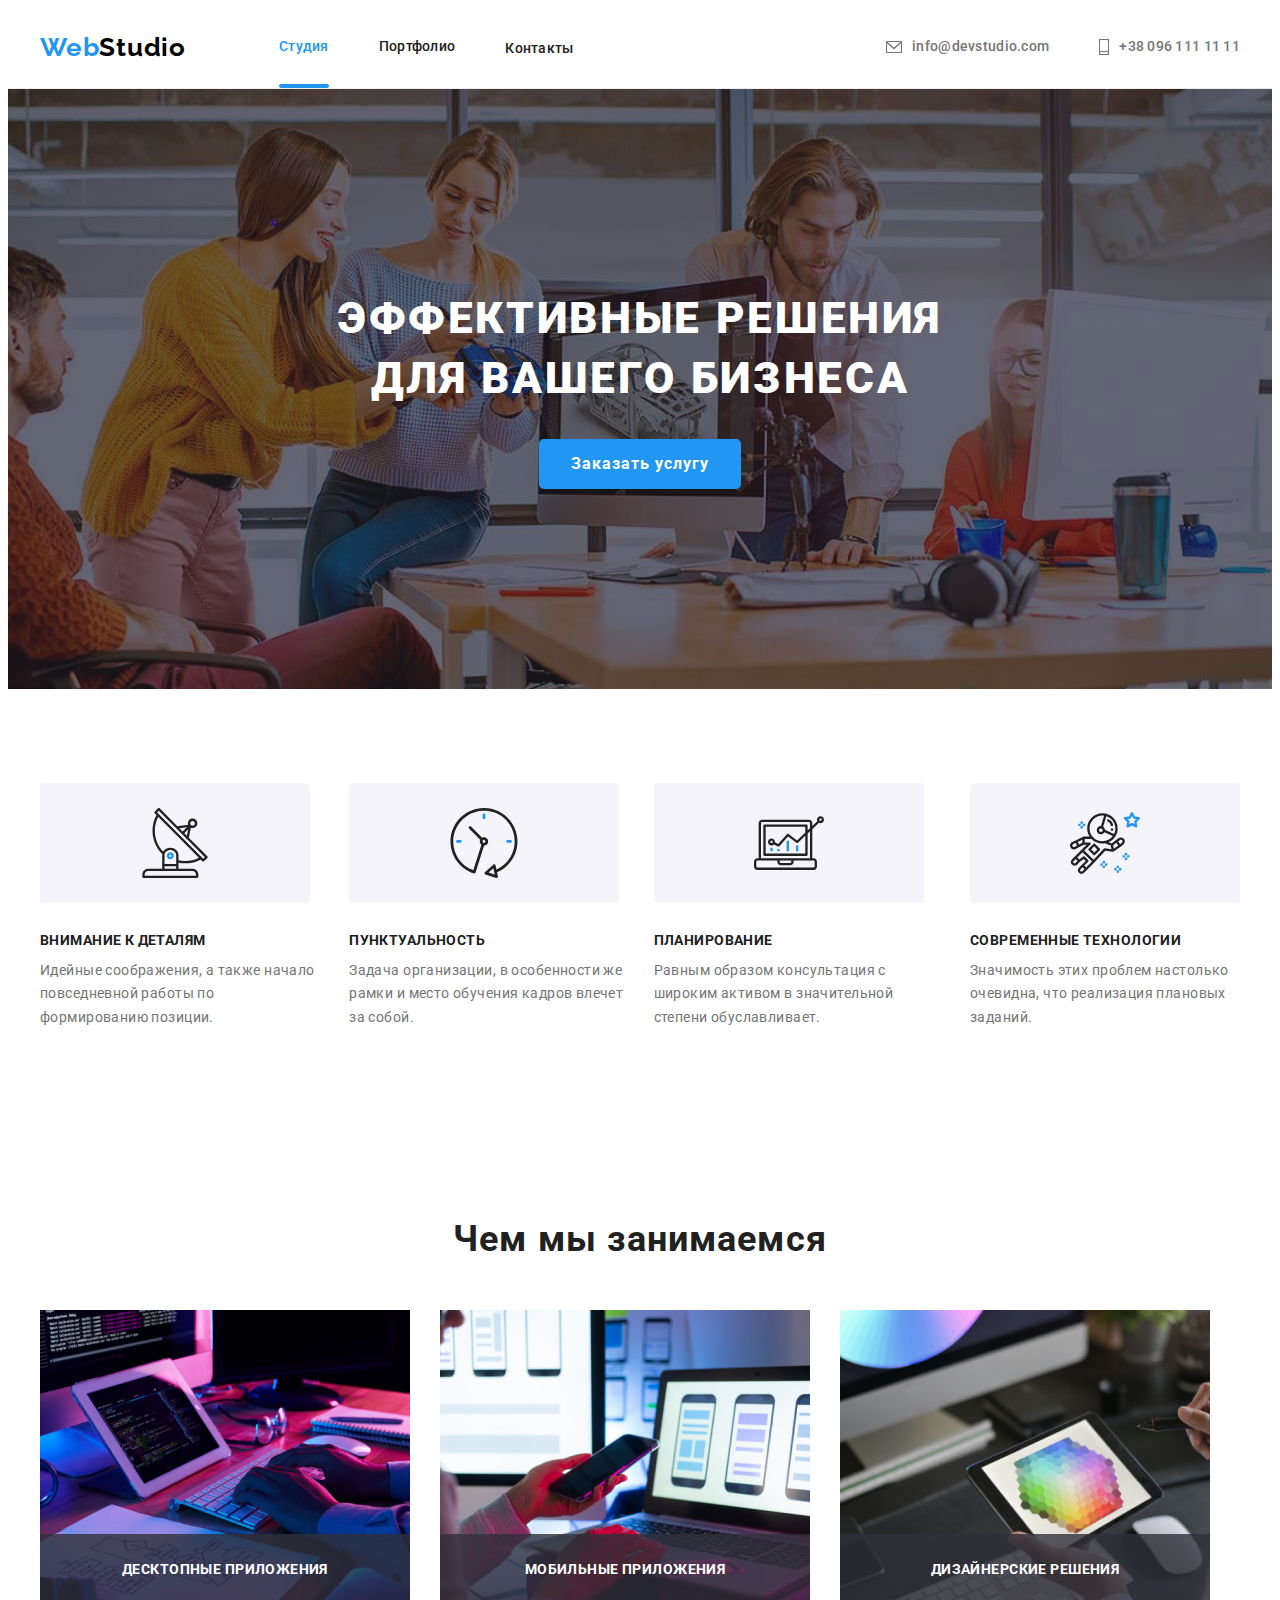
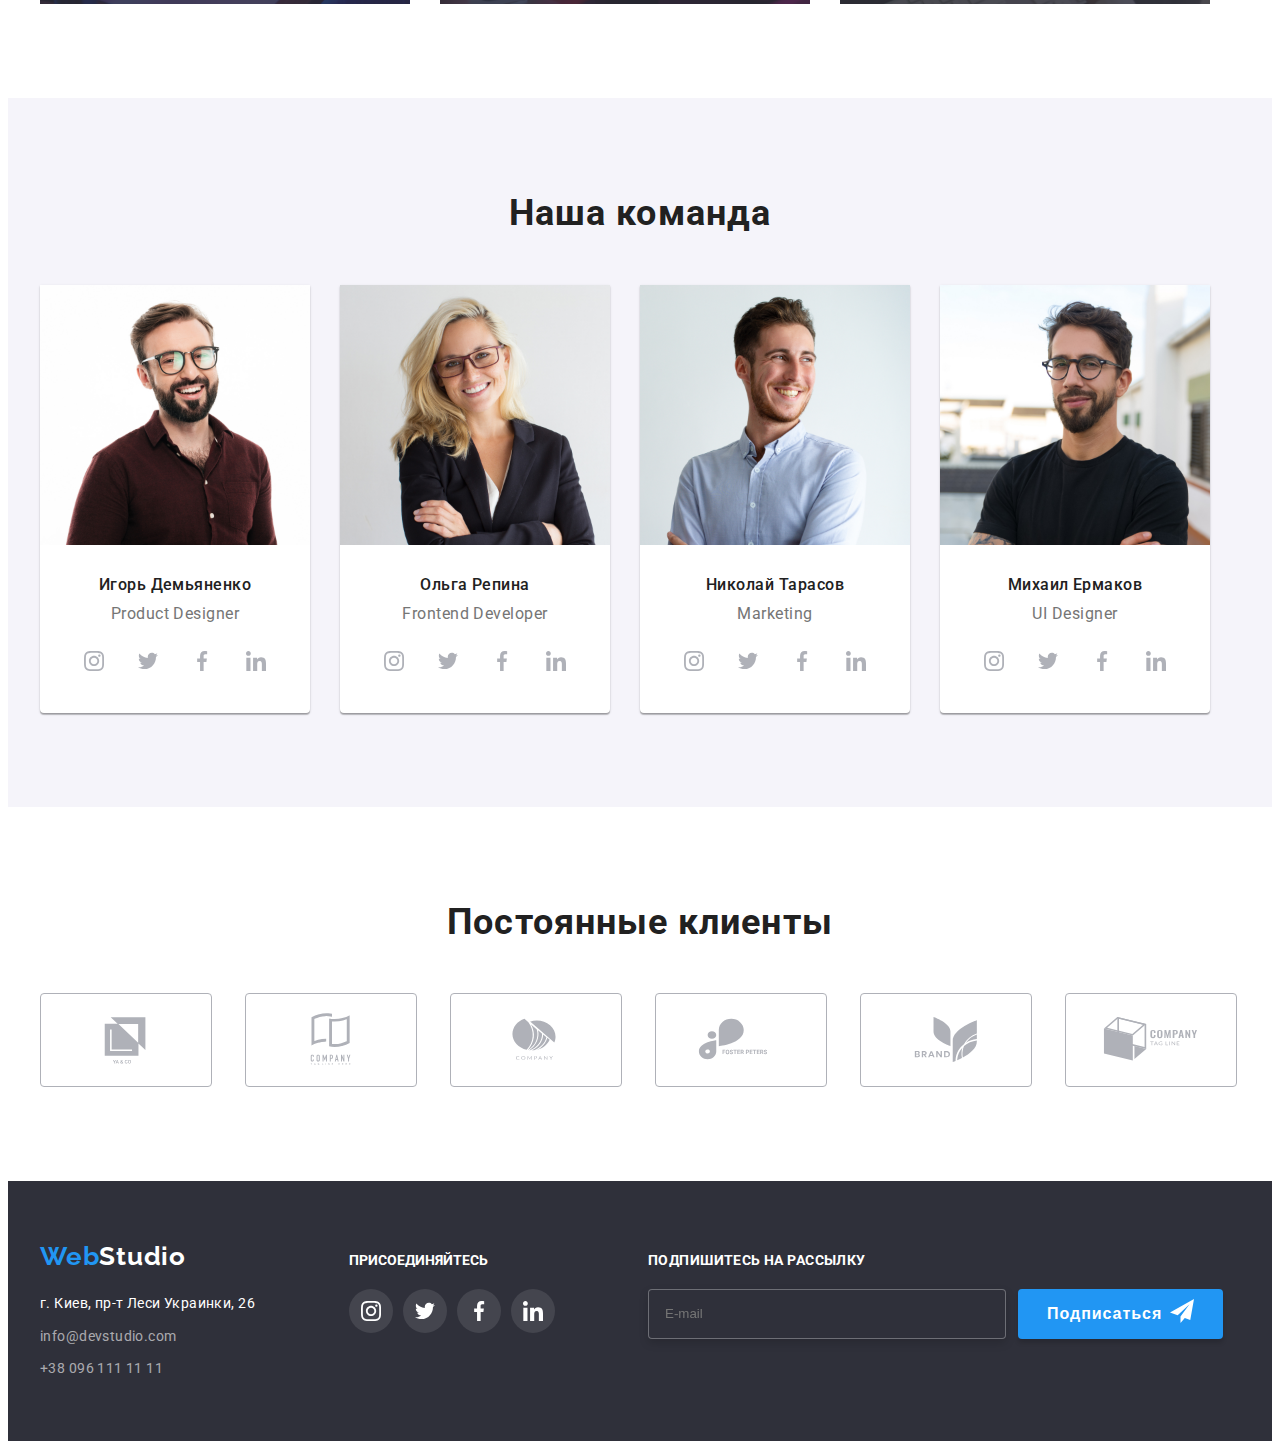
<file: index.html>
<!DOCTYPE html>
<html lang="ru">
    <head>
        <meta charset="UTF-8">
        <meta http-equiv="X-UA-Compatible" content="IE=edge">
        <meta name="viewport" content="width=device-width, initial-scale=1.0">      
        <title lang="en">WebStudio</title>
        <link rel="preconnect" href="https://fonts.googleapis.com">
        <link rel="preconnect" href="https://fonts.gstatic.com" crossorigin>
        <link href="https://fonts.googleapis.com/css2?family=Raleway:wght@700&family=Roboto:wght@400;500;700;900&display=swap"
        rel="stylesheet">
        <link rel="stylesheet" href="https://cdnjs.cloudflare.com/ajax/libs/modern-normalize/1.1.0/modern-normalize.min.css"
            integrity="sha512-wpPYUAdjBVSE4KJnH1VR1HeZfpl1ub8YT/NKx4PuQ5NmX2tKuGu6U/JRp5y+Y8XG2tV+wKQpNHVUX03MfMFn9Q=="
            crossorigin="anonymous" referrerpolicy="no-referrer" />
        <link rel="stylesheet" href="./css/style.css">
    </head>
    <body>
        <header class="header cursor">
            <div class="container header-container">
            <nav class="header-nav">
                <a href="./index.html" lang="en" class="site-nav-link"><span>Web</span><span class="header-second">Studio</span></a>
                <ul class="site-nav"> 
                    <li class="nav-item">
                        <a rel="nofollow" class="site-nav-item-studio current" href="./index.html" target="_blank">Студия</a>
                    </li>
                    <li class="nav-item">
                        <a rel="nofollow" class="site-item-link" href="./portfolio.html">Портфолио</a>
                    </li>
                    <li class="nav-item">
                        <a class="site-item-link" href="/.aa">Контакты</a>
                    </li>
                </ul>
                </nav>
                <ul class="header-conntacts">
                    <li class="nav-item">
                        <a class="contact header-contact" href="mailto:info@devstudio.com">
                            <svg  class="logo-mail">
                            <path d="M14.5 0H1.50001C0.672854 0 0 0.672853 0 1.50001V10.5C0 11.3271 0.672854 12 1.50001 12H14.5C15.3271 12 16 11.3271 16 10.5V1.50001C16 0.672853 15.3271 0 14.5 0V0ZM14.5 0.999994C14.5679 0.999994 14.6325 1.01409 14.6916 1.0387L8 6.83838L1.30833 1.0387C1.36742 1.01412 1.43204 0.999994 1.49998 0.999994H14.5ZM14.5 11H1.50001C1.22414 11 0.999996 10.7759 0.999996 10.5V2.09521L7.67236 7.87792C7.76661 7.95944 7.8833 7.99999 8 7.99999C8.1167 7.99999 8.23339 7.95948 8.32764 7.87792L15 2.09521V10.5C15 10.7759 14.7759 11 14.5 11V11Z"/>
                            </svg>info@devstudio.com</a></li>
                    <li class="header-container">
                        <a class="contact header-contact"  href="tel:+380961111111">
                            <svg class="logo-tel">
                            <path d="M8.5 0H1.5C0.672848 0 0 0.672848 0 1.5V14.5C0 15.3272 0.672848 16 1.5 16H8.5C9.32715 16 10 15.3272 10 14.5V1.5C10 0.672848 9.32715 0 8.5 0ZM1.5 1H8.5C8.77588 1 9 1.22412 9 1.5V12H1V1.5C1 1.22412 1.22412 1 1.5 1ZM8.5 15H1.5C1.22412 15 1 14.7759 1 14.5V13H9V14.5C9 14.7759 8.77588 15 8.5 15Z"/>
                            </svg>
                            +38 096 111 11 11</a>
                    </li>
                </ul>
            </div>
        </header>
        <main>
                <section class="section-hero">
                    <div class="container">
                    <h1 class="hero-title">ЭФФЕКТИВНЫЕ РЕШЕНИЯ<br/> ДЛЯ ВАШЕГО БИЗНЕСА</h1>
                    <button data-modal-open class="btn-index hero-btn cursor" type="button">Заказать услугу</button>
                    </div>
                </section>
            <section class="section">
                <div class="container">
                    <h2 class="visually-hidden">Наши преимущества</h2>
                <ul class="about-list">
                    <li class="about-container">
                        <div class="icon">
                        <svg class="ico-conteiner" width="70px" height="70px"  >
                            <use href="./img/icon.svg#icon-antenna">
                            </use>                       
                        </svg>
                    </div>
                    <h3 class="about-title">Внимание к деталям</h3>
                    <p class="about-text"> Идейные соображения, а также начало повседневной работы по формированию позиции.</p>
                    </li>
                    <li class="about-container">
                        <div class="icon">
                        <svg class="ico-conteiner" width="70px" height="70px" >
                            <use href="./img/icon.svg#icon-clock">
                            </use>                        
                        </svg></div>
                    <h3 class="about-title">Пунктуальность</h3>
                    <p class="about-text">Задача организации, в особенности же рамки и место обучения кадров влечет за собой.</p>
                    </li>
                    <li class="about-container">
                        <div class="icon">
                    <svg class="ico-conteiner" width="70" height="70" >
                        <use href="./img/icon.svg#icon-diagram">
                        </use>                        
                    </svg></div>
                    <h3 class="about-title">Планирование</h3>
                    <p class="about-text">Равным образом консультация с широким активом в значительной степени обуславливает.</p>
                    </li>
                    <li class="about-container">
                        <div class="icon">
                    <svg class="ico-conteiner" width="70" height="70" >
                        <use href="./img/icon.svg#icon-astronaut"></use>                       
                    </svg></div>
                    <h3 class="about-title">Современные технологии</h3>
                    <p class="about-text">Значимость этих проблем настолько очевидна, что реализация плановых заданий.</p>
                    </li>
                </ul>
                </div>
            </section>
        <section class="section section-project">
            <div class="container">
            <h2 class="project-title">Чем мы занимаемся</h2>    
            <ul class="img-list-container">  
                <li class="img-list">
                    <img src="./images/img.png" alt="руки на клавиатуре" width="370">
                    <div class="name-product"><p>Десктопные приложения</p></div>    
                </li>
                <li class="img-list">
                    <img src="./images/img2.png" alt="одна рука держит телефон" width="370"/>
                    <div class="name-product"><p>Мобильные приложения</p></div>
                </li>
                <li class="img-list">
                    <img src="./images/img3.png" alt="в одной руке планшет" width="370"/>
                    <div class="name-product"><p>Дизайнерские решения</p></div>
                </li>
            </ul>
            </div>
        </section>
        <section class="section section-team">
            <div class="container">
            <h2 class="team-title">Наша команда</h2>
            <ul class="team-container">
                <li class="team-information team-shadow">
                    <img src="./images/img11.jpg" alt="Игорь Демьяненко" width="270"/>
                    <div class="team-list">
                    <h3 class="team-name ">Игорь Демьяненко</h3>
                    <p class="team-text" lang="en">Product Designer</p>
                    <ul class="master-social social-list" >
                        <li class="social-item">
                            <a  href=""  class="social-link">
                                <svg class="social-icon" width="20" height="20" >
                                    <use href="./img/icon-web.svg#icon-instagram">
                                    </use>                        
                                </svg>
                            </a>
                        </li>  
                        <li class="social-item">
                            <a  href=""  class="social-link">
                                <svg class="social-icon" width="20" height="20" >
                                    <use href="./img/icon-web.svg#icon-twitter">
                                    </use>                        
                                </svg>
                            </a>
                        </li> 
                        <li class="social-item">
                            <a  href=""  class="social-link">
                                <svg class="social-icon" width="20" height="20" >
                                    <use href="./img/icon-web.svg#icon-facebook">
                                    </use>                        
                                </svg>
                            </a>
                        </li> 
                        <li class="social-item">
                            <a  href=""  class="social-link">
                                <svg class="social-icon" width="20" height="20" >
                                    <use href="./img/icon-web.svg#icon-linkedin">
                                    </use>                        
                                </svg>
                            </a>
                        </li>       
                    </ul>
                    </div>
                </li>
                <li class="team-information team-shadow">
                    <img src="./images/img12.jpg" alt="Ольга Репина" width="270"/>
                    <div class="team-list">
                    <h3 class="team-name">Ольга Репина</h3>
                    <p class="team-text" lang="en">Frontend Developer</p>
                    <ul class="master-social social-list" >
                        <li class="social-item">
                            <a  href=""  class="social-link">
                                <svg class="social-icon" width="20" height="20" >
                                    <use href="./img/icon-web.svg#icon-instagram">
                                    </use>                        
                                </svg>
                            </a>
                        </li>  
                        <li class="social-item">
                            <a  href=""  class="social-link">
                                <svg class="social-icon" width="20" height="20" >
                                    <use href="./img/icon-web.svg#icon-twitter">
                                    </use>                        
                                </svg>
                            </a>
                        </li> 
                        <li class="social-item">
                            <a  href=""  class="social-link">
                                <svg class="social-icon" width="20" height="20" >
                                    <use href="./img/icon-web.svg#icon-facebook">
                                    </use>                        
                                </svg>
                            </a>
                        </li> 
                        <li class="social-item">
                            <a  href=""  class="social-link">
                                <svg class="social-icon" width="20" height="20" >
                                    <use href="./img/icon-web.svg#icon-linkedin">
                                    </use>                        
                                </svg>
                            </a>
                        </li>       
                    </ul>
                    </div>
                </li>
                <li class="team-information team-shadow">
                    <img src="./images/img13.jpg" alt="Николай Тарасов" width="270"/>
                    <div class="team-list">
                    <h3 class="team-name">Николай Тарасов</h3>
                    <p class="team-text" lang="en">Marketing</p>
                    <ul class="master-social social-list" >
                        <li class="social-item">
                            <a  href=""  class="social-link">
                                <svg class="social-icon" width="20" height="20" >
                                    <use href="./img/icon-web.svg#icon-instagram">
                                    </use>                        
                                </svg>
                            </a>
                        </li>  
                        <li class="social-item">
                            <a  href=""  class="social-link">
                                <svg class="social-icon" width="20" height="20" >
                                    <use href="./img/icon-web.svg#icon-twitter">
                                    </use>                        
                                </svg>
                            </a>
                        </li> 
                        <li class="social-item">
                            <a  href=""  class="social-link">
                                <svg class="social-icon" width="20" height="20" >
                                    <use href="./img/icon-web.svg#icon-facebook">
                                    </use>                        
                                </svg>
                            </a>
                        </li> 
                        <li class="social-item">
                            <a  href=""  class="social-link">
                                <svg class="social-icon" width="20" height="20" >
                                    <use href="./img/icon-web.svg#icon-linkedin">
                                    </use>                        
                                </svg>
                            </a>
                        </li>       
                    </ul>
                    </div>
                </li>
                <li class="team-information team-shadow">
                    <img src="./images/img14.jpg" alt="Михаил Ермаков" width="270"/>
                    <div class="team-list">
                    <h3 class="team-name">Михаил Ермаков</h3>
                    <p class="team-text" lang="en">UI Designer</p>
                    <ul class="master-social social-list" >
                        <li class="social-item">
                            <a  href=""  class="social-link">
                                <svg class="social-icon" width="20" height="20" >
                                    <use href="./img/icon-web.svg#icon-instagram">
                                    </use>                        
                                </svg>
                            </a>
                        </li>  
                        <li class="social-item">
                            <a  href=""  class="social-link">
                                <svg class="social-icon" width="20" height="20" >
                                    <use href="./img/icon-web.svg#icon-twitter">
                                    </use>                        
                                </svg>
                            </a>
                        </li> 
                        <li class="social-item">
                            <a  href=""  class="social-link">
                                <svg class="social-icon" width="20" height="20" >
                                    <use href="./img/icon-web.svg#icon-facebook">
                                    </use>                        
                                </svg>
                            </a>
                        </li> 
                        <li class="social-item">
                            <a  href=""  class="social-link">
                                <svg class="social-icon" width="20" height="20" >
                                    <use href="./img/icon-web.svg#icon-linkedin">
                                    </use>                        
                                </svg>
                            </a>
                        </li>       
                    </ul>
                    </div>
                </li>
            </ul>
            </div>
        </section>
        <section class="section">
            <div class="container">
                <h2 class="clients-title">Постоянные клиенты</h2>
                <ul class="clients">
                    <li class="clients-item">
                        <a href="" class="clients-link">
                            <svg class="clients-icon" width="106px" height="60px">
                                <use href="./img/company.svg#icon-logo-one">
                                </use>
                            </svg>
                        </a>
                    </li>
                    <li class="clients-item">
                        <a href="" class="clients-link">
                            <svg class="clients-icon" width="106px" height="60px">
                                <use href="./img/company.svg#icon-logo-two">
                                </use>
                            </svg>
                        </a>
                    </li>
                    <li class="clients-item">
                        <a href="" class="clients-link">
                            <svg class="clients-icon" width="106px" height="60px">
                                <use href="./img/company.svg#icon-logo-three">
                                </use>
                            </svg>
                        </a>
                    </li>
                    <li class="clients-item">
                        <a href="" class="clients-link">
                            <svg class="clients-icon" width="106px" height="60px">
                                <use href="./img/company.svg#icon-logo-four">
                                </use>
                            </svg>
                        </a>
                    </li>
                    <li class="clients-item">
                        <a href="" class="clients-link">
                            <svg class="clients-icon" width="106px" height="60px">
                                <use href="./img/company.svg#icon-logo-five">
                                </use>
                            </svg>
                        </a>
                    </li>
                    <li class="clients-item">
                        <a href="" class="clients-link">
                            <svg class="clients-icon" width="106px" height="60px">
                                <use href="./img/company.svg#icon-logo-fix">
                                </use>
                            </svg>
                        </a>
                    </li>
                </ul>
            </div>
        </section>
        </main>
        <footer class="footer">
            <div class="container footer-container">
                <div class="bootom-address">
            <a href="./index.html" lang="en" class="site-nav-link"><span>Web</span><span class="footer-second">Studio</span></a>
            <address class="adress">
            <ul class="contact contact-footer">
                <li>
                    <a class="contact footer-contact-address" rel="nofollow" href="https://goo.gl/maps/RQNWH9hSLdEnsy7u5" target="_blank">г. Киев, пр-т Леси Украинки, 26</a>
                </li>
                <li class="contact-footer-information">
                    <a class="contact footer-contact" href="mailto:info@devstudio.com">info@devstudio.com</a>
                </li>
                <li class="contact-footer-information">
                    <a class="contact footer-contact" href="tel:+380961111111">+38 096 111 11 11</a>
                </li>
                </div>
            </ul></adress>
            <div class="footer-icon">
                <h3 class="footer-icon-title">Присоединяйтесь</h3>
                <ul class="footer-list-icon">
                    <li class="social-item">
                        <a  href=""  class="social-link-footer">
                            <svg class="social-icon-footer" width="20" height="20" >
                                <use href="./img/icon-web.svg#icon-instagram">
                                </use>                        
                            </svg>
                        </a>
                    </li>  
                    <li class="social-item">
                        <a  href=""  class="social-link-footer">
                            <svg class="social-icon-footer" width="20" height="20" >
                                <use href="./img/icon-web.svg#icon-twitter">
                                </use>                        
                            </svg>
                        </a>
                    </li> 
                    <li class="social-item">
                        <a  href=""  class="social-link-footer">
                            <svg class="social-icon-footer" width="20" height="20" >
                                <use href="./img/icon-web.svg#icon-facebook">
                                </use>                        
                            </svg>
                        </a>
                    </li> 
                    <li class="social-item">
                        <a  href=""  class="social-link-footer">
                            <svg class="social-icon-footer" width="20" height="20" >
                                <use href="./img/icon-web.svg#icon-linkedin">
                                </use>                        
                            </svg>
                        </a>
                    </li>       
                </ul>
                </div>
                <form action="#" class="subscribe-form">
                    <p class="subscribe-form-pages">Подпишитесь на рассылку</p>
                    <div class="email-sender">
                    <label class="subscribe-form-mail">
                        <input type="email" class="modal-form-mail" name="user-mail" placeholder="E-mail">
                    </label>
                    <button type="submit" class="subscribe-form-button">Подписаться
                        <svg class="submit-icon" width="24" height="24">
                            <use href="./img/icon.svg#icon-telegram">
                            </use>
                        </svg>
                    </button>
            </div>
        </div>
        </footer>
        <div class="backdrop is-hidden" data-modal >
        <div class="modal">
            <button type="button" class="modal-btn cursor" data-modal-close>
            <svg class="model-close-icon" width="11" height="11">
                <use href="./img/icon.svg#icon-close"></use>
            </svg>
            </button>                    
                <form action="#" class="modal-form"><p class="modal-form-head ">Оставьте свои данные, мы вам перезвоним</p>
                    <label for="modal-form-name" class="modal-form-field cursor">Имя</label>
                    <span class="modal-form-wrapper">
                    <input id="modal-form-name" type="text" class="modal-form-input" name="user-mane"/>
                    <svg class="modal-icon" width="18" height="18">
                        <use href="./img/icon.svg#icon-person">
                        </use>
                    </svg>
                    </span>
                    <label for="modal-form-tel"  class="modal-form-field cursor">Телефон</label>
                    <span class="modal-form-wrapper">
                    <input id="modal-form-tel" type="text" class="modal-form-input" name="user-tel"/>
                    <svg class="modal-icon" width="18" height="18">
                        <use href="./img/icon.svg#icon-phone">
                        </use>
                    </svg>
                    </span>
                    <label for="modal-form-mail"  class="modal-form-field cursor">Почта</label>
                    <span class="modal-form-wrapper">
                    <input id="modal-form-mail" type="text" class="modal-form-input" name="user-mail"/>
                    <svg class="modal-icon" width="18" height="18">
                        <use href="./img/icon.svg#icon-email">
                        </use>
                    </svg>
                    </span>
                    <label for="modal-form-com"  class="modal-form-field cursor" name="user-massege">Комментарий</label>
                    <textarea id="modal-form-com" class="modal-form-massege" placeholder="Введите текст"></textarea>
                    <input  type="checkbox" id="accept-policy" class="modal-form-checkbox visually-hidden"> 
                    <label for="accept-policy" class="modal-form-checkbox-label cursor">Соглашаюсь с рассылкой и принимаю&nbsp; 
                    <a class="policy-text" href="#">Условия договора</a>
                     </label>   
                    <button type="submit" class="modal-form-button cursor">Отправить</button>
            </div>
        </div>  
        <script src="./js/modal.js"></script>
    </body>
 
</html>
</file>
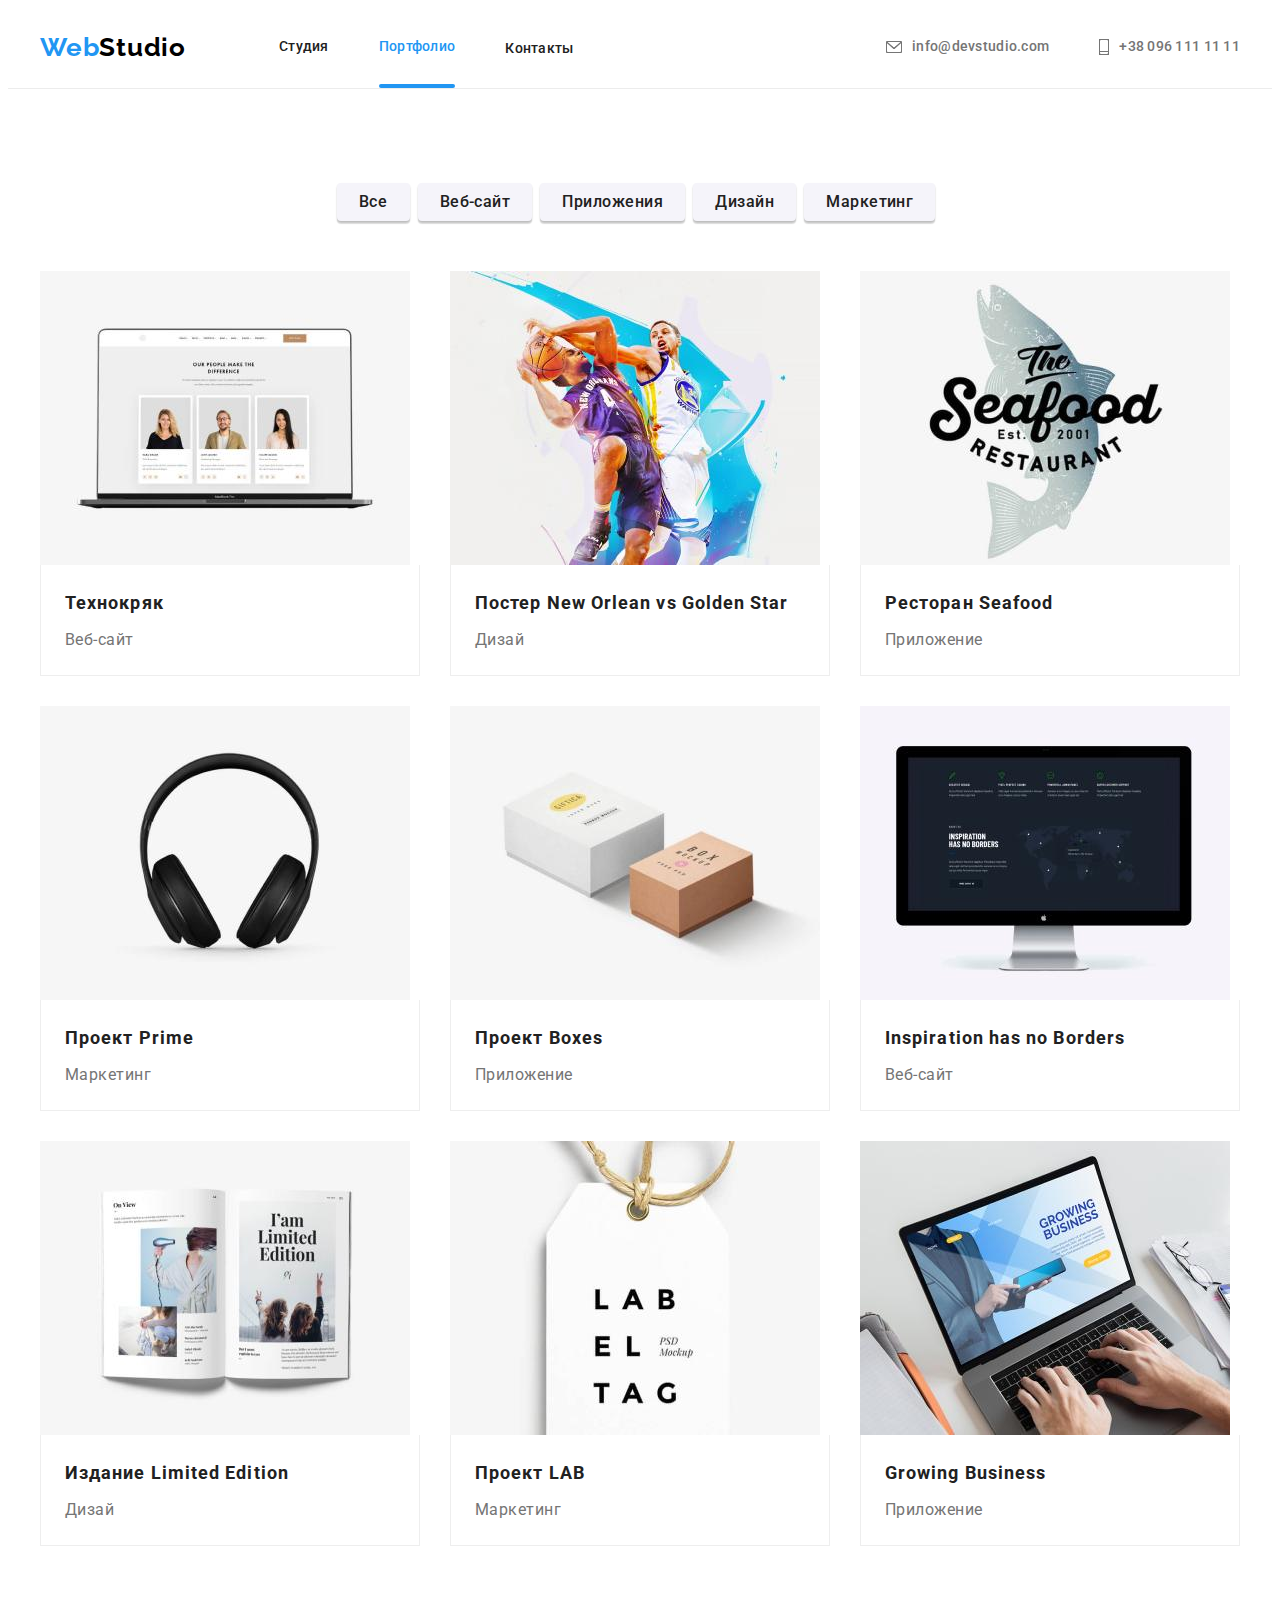
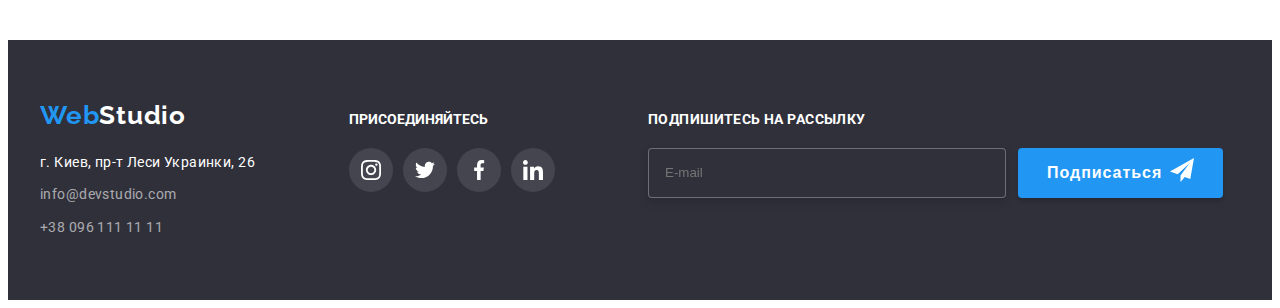
<file: portfolio.html>
<!DOCTYPE html>
<html lang="ru">

<head>
    <meta charset="UTF-8">
    <meta http-equiv="X-UA-Compatible" content="IE=edge">
    <meta name="viewport" content="width=device-width, initial-scale=1.0">
    <title lang="en">WebStudio</title>
    <link rel="preconnect" href="https://fonts.googleapis.com">
    <link rel="preconnect" href="https://fonts.gstatic.com" crossorigin>
    <link href="https://fonts.googleapis.com/css2?family=Raleway:wght@700&family=Roboto:wght@400;500;700;900&display=swap" rel="stylesheet">
    <link rel="stylesheet" href="https://cdnjs.cloudflare.com/ajax/libs/modern-normalize/1.1.0/modern-normalize.min.css"
        integrity="sha512-wpPYUAdjBVSE4KJnH1VR1HeZfpl1ub8YT/NKx4PuQ5NmX2tKuGu6U/JRp5y+Y8XG2tV+wKQpNHVUX03MfMFn9Q=="
        crossorigin="anonymous" referrerpolicy="no-referrer" />
    <link rel="stylesheet" href="./css/style.css">
</head>
<body>
<header class="header cursor">
    <div class="container header-container">
        <nav class="header-nav">
            <a href="./index.html" lang="en" class="site-nav-link"><span>Web</span><span
                    class="header-second">Studio</span></a>
                    <ul class="site-nav"> 
                        <li class="nav-item">
                            <a rel="nofollow" class="site-item-link" href="./index.html" target="_blank">Студия</a>
                        </li>
                        <li class="nav-item">
                            <a rel="nofollow" class="site-nav-item-studio current" href="./portfolio.html">Портфолио</a>
                        </li>
                        <li class="nav-item">
                            <a class="site-item-link" href="">Контакты</a>
                        </li>
                    </ul>
                    </nav>
                    <ul class="header-conntacts">
                        <li class="nav-item">
                            <a class="contact header-contact" href="mailto:info@devstudio.com">
                                <svg  class="logo-mail">
                                <path d="M14.5 0H1.50001C0.672854 0 0 0.672853 0 1.50001V10.5C0 11.3271 0.672854 12 1.50001 12H14.5C15.3271 12 16 11.3271 16 10.5V1.50001C16 0.672853 15.3271 0 14.5 0V0ZM14.5 0.999994C14.5679 0.999994 14.6325 1.01409 14.6916 1.0387L8 6.83838L1.30833 1.0387C1.36742 1.01412 1.43204 0.999994 1.49998 0.999994H14.5ZM14.5 11H1.50001C1.22414 11 0.999996 10.7759 0.999996 10.5V2.09521L7.67236 7.87792C7.76661 7.95944 7.8833 7.99999 8 7.99999C8.1167 7.99999 8.23339 7.95948 8.32764 7.87792L15 2.09521V10.5C15 10.7759 14.7759 11 14.5 11V11Z"/>
                                </svg>info@devstudio.com</a></li>
                        <li class="header-container">
                            <a class="contact header-contact"  href="tel:+380961111111">
                                <svg class="logo-tel">
                                <path d="M8.5 0H1.5C0.672848 0 0 0.672848 0 1.5V14.5C0 15.3272 0.672848 16 1.5 16H8.5C9.32715 16 10 15.3272 10 14.5V1.5C10 0.672848 9.32715 0 8.5 0ZM1.5 1H8.5C8.77588 1 9 1.22412 9 1.5V12H1V1.5C1 1.22412 1.22412 1 1.5 1ZM8.5 15H1.5C1.22412 15 1 14.7759 1 14.5V13H9V14.5C9 14.7759 8.77588 15 8.5 15Z"/>
                                </svg>
                                +38 096 111 11 11</a>
                        </li>
                    </ul>
    </div>
</header>
<main>
    <section class="section">
        <div class="container">
        <h2 class="visually-hidden">Галерея</h2>
        <ul class="btn-container">     
            <li class="btn-portfolio">  
            <button class="btn-item btn-black btn-white" type="button">Все</button>
            </li>
            <li class="btn-portfolio">
            <button class="btn-item btn-black btn-white" type="button">Веб-сайт</button>
            </li>
            <li class="btn-portfolio">
            <button class="btn-item btn-black btn-white" type="button">Приложения</button>
            </li>
            <li class="btn-portfolio">
            <button class="btn-item btn-black btn-white" type="button">Дизайн</button>
            </li>
            <li class="btn-portfolio">
            <button class="btn-item btn-black btn-white" type="button">Маркетинг</button>
            </li>
        </ul>
        <ul class="gallery-list">
            <li class="gallery-item">
                <a href="#" class="gallery-link">
                <div class="content-wrap">
                <img src="./img/img1.jpg" alt="Computer" width="370">
                <p class="content-text">Технокряк это современная площадка распространения коронавируса. Компании используют эту платформу для цифрового шпионажа и атак на защищённые сервера конкурентов.</p></div>
                <div class="gallery-card">
                <h3 class="gallery-title">Технокряк</h3>
                <p class="gallery-text">Веб-сайт</p>
                </div>
                </a>
            </li>
            <li class="gallery-item">
                <a href="#" class="gallery-link">
                <div class="content-wrap">
                <img src="./img/img2.jpg" alt="Basketball" width="370">
                <p class="content-text">Lorem ipsum dolor sit amet consectetur adipisicing elit. Incidunt blanditiis, delectus sequi quibusdam voluptas perferendis, molestiae accusantium eius hic dolores praesentium veniam esse, iusto sed quisquam quod debitis minus nulla!</p>
                </div>
                <div class="gallery-card">
                <h3 class="gallery-title">Постер<span lang="en"> New Orlean vs Golden Star</span></h3>
                <p class="gallery-text">Дизай</p>
                </div>
                </a>
            </li>
            <li class="gallery-item">
                <a href="#" class="gallery-link">
                    <div class="content-wrap">
                <img src="./img/img3.jpg" alt="Seafood" width="370">
                <p class="content-text">Lorem ipsum dolor sit amet consectetur adipisicing elit. Incidunt blanditiis, delectus sequi quibusdam voluptas perferendis, molestiae accusantium eius hic dolores praesentium veniam esse, iusto sed quisquam quod debitis minus nulla!</p>
                </div>
                <div class="gallery-card">
                <h3 class="gallery-title">Ресторан <span lang="en"> Seafood</span></h3>
                <p class="gallery-text">Приложение</p>
                </div>
                </a>
            </li>
            <li class="gallery-item">
                <a href="#" class="gallery-link">
                <div class="content-wrap">
                <img src="./img/img4.jpg" alt="Headphones" width="370">
                <p class="content-text">Lorem ipsum dolor sit amet consectetur adipisicing elit. Incidunt blanditiis, delectus sequi quibusdam voluptas perferendis, molestiae accusantium eius hic dolores praesentium veniam esse, iusto sed quisquam quod debitis minus nulla!</p>
                </div>
                <div class="gallery-card">
                <h3 class="gallery-title">Проект <span lang="en">Prime</span></h3>
                <p class="gallery-text">Маркетинг</p>
                </div>
                </a>
            </li>
            <li class="gallery-item">
                <a href="#" class="gallery-link">
                <div class="content-wrap">
                <img src="./img/img5.jpg" alt="Boxes" width="370">
                <p class="content-text">Lorem ipsum dolor sit amet consectetur adipisicing elit. Incidunt blanditiis, delectus sequi quibusdam voluptas perferendis, molestiae accusantium eius hic dolores praesentium veniam esse, iusto sed quisquam quod debitis minus nulla!</p>
                </div>
                <div class="gallery-card">
                <h3 class="gallery-title">Проект <span lang="en">Boxes</span></h3>
                <p class="gallery-text">Приложение</p>
                </div>
                </a>
            </li>
            <li class="gallery-item">
                <a href="#" class="gallery-link">
                <div class="content-wrap">
                <img src="./img/img6.jpg" alt="Monitore" width="370">
                <p class="content-text">Lorem ipsum dolor sit amet consectetur adipisicing elit. Incidunt blanditiis, delectus sequi quibusdam voluptas perferendis, molestiae accusantium eius hic dolores praesentium veniam esse, iusto sed quisquam quod debitis minus nulla!</p>
                </div>
                <div class="gallery-card">
                <h3 class="gallery-title"><span lang="en">Inspiration has no Borders</span></h3>
                <p class="gallery-text">Веб-сайт</p>
                </div>
                </a>
            </li>
            <li class="gallery-item">
                <a href="#" class="gallery-link">
                <div class="content-wrap">
                <img src="./img/img7.jpg" alt="Book" width="370">
                <p class="content-text">Lorem ipsum dolor sit amet consectetur adipisicing elit. Incidunt blanditiis, delectus sequi quibusdam voluptas perferendis, molestiae accusantium eius hic dolores praesentium veniam esse, iusto sed quisquam quod debitis minus nulla!</p>
                </div>
                <div class="gallery-card">
                <h3 class="gallery-title">Издание <span lang="en">Limited Edition</span></h3>
                <p class="gallery-text">Дизай</p>
                </div>
                </a>
            </li>
            <li class="gallery-item">
                <a href="#" class="gallery-link">
                <div class="content-wrap">
                <img src="./img/img8.jpg" alt="Label" width="370">
                <p class="content-text">Lorem ipsum dolor sit amet consectetur adipisicing elit. Incidunt blanditiis, delectus sequi quibusdam voluptas perferendis, molestiae accusantium eius hic dolores praesentium veniam esse, iusto sed quisquam quod debitis minus nulla!</p>
                </div>
                <div class="gallery-card">
                <h3 class="gallery-title">Проект <span lang="en">LAB</span></h3>
                <p class="gallery-text">Маркетинг</p>
                </div>
                </a>
            </li>
            <li class="gallery-item">
                <a href="#" class="gallery-link">
                <div class="content-wrap">
                <img src="./img/img9.jpg" alt="Work on computer" width="370">
                <p class="content-text">Lorem ipsum dolor sit amet consectetur adipisicing elit. Incidunt blanditiis, delectus sequi quibusdam voluptas perferendis, molestiae accusantium eius hic dolores praesentium veniam esse, iusto sed quisquam quod debitis minus nulla!</p>
                </div>
                <div class="gallery-card">
                <h3 class="gallery-title"><span lang="en">Growing Business</span></h3>
                <p class="gallery-text">Приложение</p>
                </div>
                </a>
            </li>
        </ul>
        </div>
    </section>
</main>
<footer class="footer">
    <div class="container footer-container">
        <div class="bootom-address">
    <a href="./index.html" lang="en" class="site-nav-link"><span>Web</span><span class="footer-second">Studio</span></a>
    <address class="adress">   
    <ul class="contact contact-footer">
        <li>
            <a class="contact footer-contact-address" rel="nofollow" href="https://goo.gl/maps/RQNWH9hSLdEnsy7u5" target="_blank">г. Киев, пр-т Леси Украинки, 26</a>
        </li>
        <li class="contact-footer-information">
            <a class="contact footer-contact" href="mailto:info@devstudio.com">info@devstudio.com</a>
        </li>
        <li class="contact-footer-information">
            <a class="contact footer-contact" href="tel:+380961111111">+38 096 111 11 11</a>
        </li>
        </div>
    </ul></adress>
    <div class="footer-icon">
        <h3 class="footer-icon-title">Присоединяйтесь</h3>
        <ul class="footer-list-icon">
            <li class="social-item">
                <a  href=""  class="social-link-footer">
                    <svg class="social-icon-footer" width="20" height="20" >
                        <use href="./img/icon-web.svg#icon-instagram">
                        </use>                        
                    </svg>
                </a>
            </li>  
            <li class="social-item">
                <a  href=""  class="social-link-footer">
                    <svg class="social-icon-footer" width="20" height="20" >
                        <use href="./img/icon-web.svg#icon-twitter">
                        </use>                        
                    </svg>
                </a>
            </li> 
            <li class="social-item">
                <a  href=""  class="social-link-footer">
                    <svg class="social-icon-footer" width="20" height="20" >
                        <use href="./img/icon-web.svg#icon-facebook">
                        </use>                        
                    </svg>
                </a>
            </li> 
            <li class="social-item">
                <a  href=""  class="social-link-footer">
                    <svg class="social-icon-footer" width="20" height="20" >
                        <use href="./img/icon-web.svg#icon-linkedin">
                        </use>                        
                    </svg>
                </a>
            </li>       
        </ul>
        </div>
        <form action="#" class="subscribe-form">
            <p class="subscribe-form-pages">Подпишитесь на рассылку</p>
            <div class="email-sender">
            <label class="subscribe-form-mail">
                <input type="email" class="modal-form-mail" name="user-mail" placeholder="E-mail">
            </label>
            <button type="submit" class="subscribe-form-button">Подписаться
                <svg class="submit-icon" width="24" height="24">
                    <use href="./img/icon.svg#icon-telegram">
                    </use>
                </svg>
            </button>
        </div>
    </div>
</footer>
</body>
</html>
</file>
<file: css/style.css>
:root {
    --header-color: #ffffff;
    --primary-text-color: #757575;
    --second-text-color: #000000;
    --third-text-color: #9da4bd;
    --primary-title-color: #ffffff;
    --secondary-title-color: #212121;
    --accent-color: #2196f3;
  }
  
  p,
  h1,
  h2,
  h3,
  h4,
  h5,
  h6 {
    margin: 0;
  }
  
  ul {
    margin: 0;
    padding: 0;
    list-style: none;
  }
  
  img {
    display: block;
    max-width: 100%;
    height: auto;
  }
  
  body {
    font-family: "Roboto", sans-serif;
  }
  a{
    text-decoration: none;
  }
  
  .container {
    width: 1200px;
    padding-left: 15px;
    padding-right: 15px;
    margin: 0 auto;
  }
  
  .visually-hidden {
    position: absolute;
    white-space: nowrap;
    width: 1px;
    height: 1px;
    overflow: hidden;
    border: 0;
    padding: 0;
    clip: rect(0 0 0 0);
    clip-path: inset(50%);
    margin: -1px;
  }
  .site-item-link:hover,
  .site-item-link:focus {
    color: var(--accent-color);
  }
  .contact:hover,
  .contact:focus {
    color: var(--accent-color);
  }
  
  
  .current{
    color: var(--accent-color);
  }
 .sit-item-link::after,
 .site-nav-item-studio::after{
    content: "";
    display: block;
    width: 100%;
    height: 4px;
    background-color:var(--accent-color);
    border-radius: 2px;
    position: absolute;
    bottom: auto;
    top: 45px;
    opacity: 1;
  }
  
  .site-nav {
    display: flex;
  
  }

  .header-nav {
    display: flex;
    align-items: center;
  }
  
  .header-container {
    display: flex;
  }
  
  .header-conntacts {
    display: flex;
    margin-left:auto;
    align-items: center;
  }  
  .nav-item:not(:last-child) {
    margin-right: 50px;
    display: flex;
    align-items: center;
  }
  .header-contact:hover .logo-mail,
  .header-contact:focus .logo-mail{
    fill: var(--accent-color);
  }
  .header-contact:hover .logo-tel,
  .header-contact:focus .logo-tel{
    fill: var(--accent-color);
  }
  .header {
    padding-top: 24px;
    padding-bottom: 25px;
    border-bottom: 1px solid #ececec;
  }
  
  .site-nav-link { 
    font-family: Raleway, sans-serif;
    font-style: normal;
    font-weight: 700;
    font-size: 26px;
    line-height: 1.19;
    letter-spacing: 0.03em;
    color: var(--accent-color);
    margin-right: 93px;}
  
  .header-second {
    color: var(--second-text-color);
  }
  
  .site-item-link {
    font-weight: 500;
    font-size: 14px;
    line-height: 1.14;
    letter-spacing: 0.02em;
    color: var(--secondary-title-color);
    position: relative;
    transition: color 250ms cubic-bezier(0.4, 0, 0.2, 1);
    
  }
  .site-nav-item-studio {
    font-weight: 500;
    font-size: 14px;
    line-height: 1.14;
    letter-spacing: 0.02em;
    position: relative;

  }
  
  .header-link:hover,
  .header-link:focus {
    color: var(--accent-color);
    
  }
  
  .header-contact {
    font-weight: 500;
    font-size: 14px;
    line-height: 1.14;
    letter-spacing: 0.02em;
    color: var(--primary-text-color);
    display: flex;
    justify-content: center;
    align-items: center;
    transition: color 250ms cubic-bezier(0.4, 0, 0.2, 1);
  }
  .header-conntacts{
  padding: 0%;
  align-items: center;
  }

  .social-item{
    width: 44px;
    height: 44px;
    margin-right: 10px;
  }
 
  .social-item:last-child{
  margin-right: 0;
  }
  .master-social{

  }
  .social-list{
  display: flex;
  justify-content: center;
  }
  .social-link{
    width: 100%;
    height: 100%;
    border-radius: 50%;
    display:flex;
    align-items: center;
    justify-content: center;
    transition-property:background-color;
    transition-duration: 250ms;
    transition-timing-function: cubic-bezier(0.4, 0, 0.2, 1) ;
   

  }
  .social-link:hover,.social-link:focus{
   background-color:var(--accent-color);
  }
  .social-link:hover .social-icon,
  .social-link:focus .social-icon
  {
    fill: #ffffff;
    transition: fill 205ms cubic-bezier(0.4, 0, 0.2, 1);
  }
  .social-icon{
    fill: #AFB1B8;
    transition: fill 250ms cubic-bezier(0.4, 0, 0.2, 1);
  }
  .social-icon-footer{
    fill:#ffffff;
    transition: fill 250ms cubic-bezier(0.4, 0, 0.2, 1);

  
  }
  .social-link-footer{
    width: 100%;
    height: 100%;
    border-radius: 50%;
    display:flex;
    align-items: center;
    justify-content: center;
    background-color: rgba(255, 255, 255, 0.1);
    transition: background-color 250ms cubic-bezier(0.4, 0, 0.2, 1);
  }
  .social-link-footer:hover,.social-link-footer:focus{
    background-color: var(--accent-color);

   }
   .icon{
    display:flex;
    align-items: center;
    justify-content: center;
    width: 270px;
    height: 120px;
    background-color:#F5F4FA;
    border-radius: 4px;
    margin-bottom: 30px;
    transition: background-color 250ms cubic-bezier(0.4, 0, 0.2, 1);
   
  }
   
   .ico-conteiner{
     width: 70px;
     height: 70px;
   }

  /* -------------hero-------------- */
  
  .section-hero {
    max-width: 1600px;
    background-color: #2f303a;
    align-items: center;
    margin-right: auto;
    margin-left: auto;
    padding-top: 200px;
    padding-bottom: 200px;
    background-image:linear-gradient(rgba(47, 48, 58, 0.4),rgba(47, 48, 58, 0.4)), url(../images/herobg.jpg); 
    background-position: center;
    background-repeat: no-repeat;
    background-size: cover;
  }
  
  .hero-title {
    font-weight: 900;
    font-size: 44px;
    line-height: 1.36;
    text-align: center;
    letter-spacing: 0.06em;
    text-transform: uppercase;
    color: var(--primary-title-color);
  }
  
  .hero-btn {
    font-family: Roboto, sans-serif;
    font-style: normal;
    font-weight: 700;
    font-size: 16px;
    line-height: 1.87;
    display: flex;
    align-items: center;
    text-align: center;
    letter-spacing: 0.06em;
    color: var(--primary-title-color);
    background: var(--accent-color);
  }
  
  .btn-index {
    border: 1px var(--second-text-color);
    border-radius: 5px;
    min-width: 200px;
    margin: 0 auto;
    height: 50px;
    padding-top: 10px;
    padding-right: 32px;
    padding-bottom: 10px;
    padding-left: 32px;
    margin-top: 30px;
  }
  
 
  /* -------------about-------------- */
  .icone-background{
    display: flex;
  }
  .section.section-project {
    padding-top: 0;
}
.section-team{
  background-color: #f5f4fa;  
}
.section {
  padding-top: 94px;
  padding-bottom: 94px;}
  /* --------SECTION CLIENTS------ */
.clients{
  display: flex;

}
.clients-title {
  font-weight: 700;
  font-size: 36px;
  line-height: 1.17;
  text-align: center;
  letter-spacing: 0.03em;
  color: var(--secondary-title-color);
  margin-bottom: 50px; 
}
.clients-item:not(:last-child){
  margin-right: 30px;
}
.clients-item {
  width: calc((100% - 150px) / 6);

}
.clients-link {
  display: flex;
  justify-content: center;
  align-items: center;
  height: 92px;
  width: 170px;
  border: 1px solid #afb1b8;
  border-radius: 4px;
  color: var(--standart-color-icon);
  transition: border 250ms cubic-bezier(0.4, 0, 0.2, 1);

}

.clients-link:hover .clients-icon,
.clients-link:focus .clients-icon
{
  transition: fill 250ms cubic-bezier(0.4, 0, 0.2, 1);
  fill: var(--accent-color);
}
.clients-icon{
  fill: #afb1b8;
  transition: fill 250ms cubic-bezier(0.4, 0, 0.2, 1);
}
.clients-link:hover,
.clients-link:focus {
  border-color: var(--accent-color);
  color: var(--accent-color);

}
.section-clients .clients-item :nth-child(6n) {
  margin-right: 0;
}

.section-clients .clients-item :nth-last-child(-n + 6) {
  margin-bottom: 0;
}
  .about-list {
    display: flex;
    align-items: center;
    margin-bottom: 94px;
  }
  
  .about-container:not(:last-child) {
    margin-right: 30px;
  }
  /* ----------logo------ */
.logo-mail {
  display:flex;
  content:"";
  width: 16px;
  height: 12px;
  background-image:url(../img/envelope\ \(hover\)\ \(1\).svg);
  background-repeat: no-repeat;
  background-position:center;
  margin-right: 10px;
  fill: #757575;
}

.logo-tel{
  display:flex;
  content:"";
  width: 10px;
  height: 16px;
  background-image: url(../img/Vector\ \(1\).svg);
  background-repeat: no-repeat;
  background-position:center;
  margin-right: 10px;
  fill: #757575;

  }
  
  .about-title {
    font-weight: 700;
    font-size: 14px;
    line-height: 1.14;
    letter-spacing: 0.03em;
    text-transform: uppercase;
    color: var(--secondary-title-color);
  }
  
  .about-text {
    font-weight: 400;
    font-size: 14px;
    line-height: 1.71;
    letter-spacing: 0.03em;
    margin-top: 10px;
    color: var(--primary-text-color);
  }
  
  /* -------------project-------------- */
  
  .project-title {
    border: 64px;
  }
  .name-product{
    background-color: rgba(47, 48, 58, 0.8);
    position:absolute;
    width: 370px;
    height: 70px;
    bottom: 0%;

    display: flex;
    justify-content: center;
    align-items: center;
    text-transform: uppercase;
    color: var(--primary-title-color);
    font-weight: bold;
    font-size: 14px;
    letter-spacing: 0.03em;
    

  }
  .img-list-container {
    display: flex;
    margin-top: 50px;
    position: relative;

  }
  
  .img-list:not(:last-child) {
    margin-right: 30px;
  }
  
  .project-title {
    font-weight: 700;
    font-size: 36px;
    line-height: 1.17;
    text-align: center;
    letter-spacing: 0.03em;
    color: var(--secondary-title-color);
  }
  
  /* -------------team-------------- */
  
  
  .team-container {
    display: flex;
    margin-top: 50px;
  }
  
  .team-information:not(:last-child) {
    margin-right: 30px;
  }
  
  .team-text {
    margin-top:10px;
  }
  
  .team-list {
    padding-top: 30px;
    padding-bottom: 30px;
  }
  
  .team-shadow {
    background: var(--primary-title-color);
    box-shadow: 0px 1px 3px rgba(0, 0, 0, 0.12), 0px 1px 1px rgba(0, 0, 0, 0.14),
      0px 2px 1px rgba(0, 0, 0, 0.2);
    border-radius: 0px 0px 4px 4px;
    transition: background-color 250ms cubic-bezier(0.4, 0, 0.2, 1);
  }
  
  .team-title {
    font-weight: 700;
    font-size: 36px;
    line-height: 1.17;
    text-align: center;
    letter-spacing: 0.03em;
    color: var(--secondary-title-color);
  }
  
  .team-name {
    font-weight: 500;
    font-size: 16px;
    line-height: 1.19;
    text-align: center;
    letter-spacing: 0.03em;
    color: var(--secondary-title-color);
  }
  
  .team-text {
    font-weight: 400;
    font-size: 16px;
    line-height: 1.19;
    text-align: center;
    letter-spacing: 0.03em;
    color: var(--primary-text-color);
    margin-bottom: 16px;
  }
  
  /* -------------footer-------------- */
  .footer-icon{
    margin-left: 70px;
  }
  .footer-second {
    color: var(--header-color);
  }
  
  .footer-contact {
    font-weight: 400;
    font-size: 14px;
    line-height: 1.7;
    letter-spacing: 0.03em;
    color: rgba(255, 255, 255, 0.6);
    transition: color 250ms cubic-bezier(0.4, 0, 0.2, 1);
  }
  
  .footer-contact-address {
    font-weight: 400;
    font-size: 14px;
    line-height: 1.71;
    letter-spacing: 0.03em;
    color: var(--header-color);
    transition: color 250ms cubic-bezier(0.4, 0, 0.2, 1);
  }
  .contact-footer-information{
    padding-top: 9px;
  }
  .footer {
    background-color: #2f303a;
    padding-bottom: 60px;
    padding-top: 60px;
    display: flex;
    align-items: baseline;
  }
  .contact-footer{
    margin-top: 20px;
  }
  .adress{
    margin-top: 20px;
    font-style: normal;
  }

  /* ------------footer-icon---------*/
  .footer-container{
    display: flex;
    align-items: baseline;
  }
  
.footer-icon-title {
  margin-top: 0;
  margin-bottom: 20px;
  font-weight: 700;
  font-size: 14px;
  line-height: 1.14;
  text-transform: uppercase;
  color: var(--primary-title-color);
}

.footer-list-icon {
  display: flex;
  margin-top: 0;
  margin-bottom: 0;
  align-items: center;
  margin-left: auto;
  margin-right: auto;
  padding-left: 0;
}

.footer-list-icon-item .link {
  display: flex;
  width: calc((100%-30px) / 9);
  padding: 12px;
  width: 44px;
  height: 44px;
  color: var(--primary-title-color);
  background-color: rgba(255, 255, 255, 0.1);
  border-radius: 50%;
}

.footer-list-icon-item:not(:last-child) {
  margin-right: 10px;
}


.footer-list-icon-item:hover,
.footer-list-icon-item:focus {
  background: var(--accent-color);
}

  
  /* -------------portfolio-------------- */
  
  /* -------------btn-------------- */
  
  .footer-portfolio {
    margin-top: 94px;
  }
  
  .saction-gallery  {
    padding-top: 94px;
    padding-bottom: 94px;
  }
  
  .btn-container {
    display: flex;
    justify-content: center;
    margin-bottom: 50px;
  }
  
  .btn-portfolio {
    margin-right: 8px;
  }
  
  .btn-item {
    border:transparent;
    min-width: 73px;
    background: #f5f4fa;
    border-radius: 4px;
    padding: 6px 22px;
    transition: background-color 250ms cubic-bezier(0.4, 0, 0.2, 1);
    box-shadow: 0px 3px 1px rgba(0, 0, 0, 0.1), 0px 1px 2px rgba(0, 0, 0, 0.08), 0px 2px 2px rgba(0, 0, 0, 0.12);
 
    
  }
  
  .btn-black {
    font-family: Roboto, sans-serif;
    font-style: normal;
    font-weight: 500;
    font-size: 16px;
    line-height: 1.62;
    text-align: center;
    letter-spacing: 0.03em;
    color: var(--secondary-title-color);
    transition: color 250ms cubic-bezier(0.4, 0, 0.2, 1);
  
  }
  .cursor{
    cursor: pointer;
  }
  
  .btn-white:focus,
  .btn-white:hover {
    cursor: pointer;
    filter: drop-shadow(0px 4px 4px rgba(0, 0, 0, 0.25));
    color: var(--header-color);
    background-color: var(--accent-color);
  }
  
  /* -------------gallery-------------- */
  
  .gallery-title {
    font-weight: 700;
    font-size: 18px;
    line-height: 2;
    letter-spacing: 0.06em;
    color: var(--secondary-title-color);
  }
  
  .gallery-text {
    margin-top:  4px;
  }
  
  .gallery-text {
    font-weight: 400;
    font-size: 16px;
    line-height: 1.87;
    letter-spacing: 0.03em;
    color: var(--primary-text-color);
  }
  
  .gallery-list {
    display: flex;
    flex-wrap: wrap;
    margin-right: -30px;
    margin-bottom: -30px;
  }
  .content-text{
    position:absolute;
    top:0;
    left: 0;
    color:#ffffff;
    line-height: 1.5;
    background-color:rgba(33, 150, 243, 0.9);
    padding: 60px 40px;
    height:100%;
    transition: transform 250ms cubic-bezier(0.4, 0, 0.2, 1);
    transform: translateY(100%)
  }
  .gallery-link:hover .content-text,
.gallery-link:focus .content-text{
  box-shadow: 0px 1px 1px rgba(0, 0, 0, 0.12), 0px 4px 4px rgba(0, 0, 0, 0.06),
    1px 4px 6px rgba(0, 0, 0, 0.16);
  transform: translateY(0);
}
  .content-wrap{
    position: relative;
    overflow: hidden;
  
  
  }
  .gallery-item{
    flex-basis: calc(100% / 3 - 30px);
    margin-right: 30px;
    margin-bottom: 30px;
  }

  .gallery-link{
    display: block;
    transition: box-shadow 250ms cubic-bezier(0.4, 0, 0.2, 1);
    
  }

  .gallery-link:hover,
  .gallery-link:focus {
    display: block;
    box-shadow: 0px 1px 1px rgba(0, 0, 0, 0.12), 0px 4px 4px rgba(0, 0, 0, 0.06),
    1px 4px 6px rgba(0, 0, 0, 0.16);
  }

  .gallery-card {
    padding: 20px 24px 20px 24px;
    border-left: 1px solid #eeeeee;
    border-right: 1px solid #eeeeee;
    border-bottom: 1px solid #eeeeee;
  }
  /* -------------footer-------------- */
 .backdrop{
  position: fixed;
  top: 0;
  left: 0;
  width: 100%;
  height: 100%;
  background: rgba(0, 0, 0, 0.2);
  z-index: 2;
  box-shadow: 0px 1px 3px rgba(0, 0, 0, 0.12), 0px 1px 1px rgba(0, 0, 0, 0.14), 0px 2px 1px rgba(0, 0, 0, 0.2);
  transition: opacity 250ms cubic-bezier(0.4, 0, 0.2, 1), visibility 250ms cubic-bezier(0.4, 0, 0.2, 1);
 }
 .modal {
  padding: 40px;
  position: absolute;
  width: 528px;
  min-height: 581px;
  background-color: #FFFFFF;
  border-radius: 4px;
  top: 50%;
  left: 50%;
  transform: translate(-50%, -50%);
  transition: transform 250ms cubic-bezier(0.4, 0, 0.2, 1);
}

.backdrop-btn{
  border: 1px solid;
  background-color:#FFFFFF;
  width: 30px;
  height: 30px;
  border-radius: 50%;
  position: absolute;
  top: 10px;
  right: 10px;
}
.modal-btn{
  display: flex;
  align-items: center;
  justify-content: center;
  width: 30px;
  height: 30px;
  position: absolute;
  top: 8px;
  right: 8px;
  border: 1px solid;
  border-radius: 50%;
  background: var(--primary-title-color);
  border: 1px solid rgba(0, 0, 0, 0.1);
  box-sizing: border-box;
  box-shadow: 0px 1px 3px rgba(0, 0, 0, 0.12), 0px 1px 1px rgba(0, 0, 0, 0.14),
  0px 2px 1px rgba(0, 0, 0, 0.2);
  transition: fill 250ms cubic-bezier(0.4, 0, 0.2, 1);
}

.modal-btn:focus{
  fill: #2196F3;
}
.btn-shadow {
  transition: filter 250ms cubic-bezier(0.4, 0, 0.2, 1);}

.backdrop.is-hidden {
  visibility: hidden;
  opacity: 0;
  pointer-events: none;
}
.model-close-icon{
  cursor: pointer;  
}
.modal-form {
  display: flex;
  flex-direction: column;
}

.modal-form-input {
  width: 100%;
  height: 40px;
  border: 1px solid rgba(33, 33, 33, 0.2);
  background: #FFFFFF;
  border-radius: 4px;
  padding-left: 30px;
  cursor: pointer;
  transition: border-color 250ms cubic-bezier(0.4, 0, 0.2, 1);
}

.modal-form-input:focus
{
  border-color: var(--accent-color);
}

.modal-form-input:focus + .modal-icon{
    fill: var(--accent-color);
  }
.modal-form-field{
  display: block;
  font-size: 12px;
  font-weight: 400;
  margin-top: 10px;
  color: #757575
  
}

.modal-form-head {
  font-size: 20px;
  font-weight: 700;
  text-align: center;
  margin-bottom: 12px;
}

.modal-form-massege {
  width: 100%;
  font-size: 12px;
  height: 120px;
  margin-top: 4px; 
  padding: 12px 16px;
  color: #757575;
  border: 1px solid rgba(33, 33, 33, 0.2);
  background: #FFFFFF;
  box-shadow: 0px 1px 3px rgba(0, 0, 0, 0.12), 0px 1px 1px rgba(0, 0, 0, 0.14), 0px 2px 1px rgba(0, 0, 0, 0.2);
  border-radius: 4px;
  transition: border-color 250ms cubic-bezier(0.4, 0, 0.2, 1);
}
.modal-form-massege:focus{
  border-color: #2196F3;

}
.modal-form-button {
  margin: 0 auto;
  font-weight: 700;
  font-size: 16px;
  line-height: 1.87;
  display: flex;
  letter-spacing: 0.06em;
  color:var(--primary-title-color);
  background-color: var(--accent-color);
  align-self: center;
  padding: 10px 55px;
  border-radius: 4px;
  border:transparent;
  transition: background-color 250ms cubic-bezier(0.4, 0, 0.2, 1);
}

.modal-icon{
  display: block;
  position: absolute;
  left:15px;
  top:50%;
  transform: translateY(-50%);
  transition: fill 250ms cubic-bezier(0.4, 0, 0.2, 1);
  
}
  
.modal-form-wrapper{
  margin-top: 4px;
  display: block;
  position: relative;

}
.modal-form-checkbox-label {
  display: flex;
  align-items: center;
  justify-content: center;
  font-size: 14px;
  line-height: 1.71;
  letter-spacing: 0.03em;
  color: var(--secondary-color);
  margin-bottom: 30px;
  margin-top: 20px;
}

.modal-form-checkbox-label::before {
  display: block;
  content: "";
  width: 16px;
  height: 15px;
  border-radius: 2px;
  border: 1px solid #212121;
  cursor: pointer;
  margin-right: 7px;
}

.modal-form-checkbox:checked + .modal-form-checkbox-label::before {
  background-color: var(--accent-color);
  background-image: url(../img/icon-nike.svg);
  background-repeat: no-repeat;
  background-size: cover;
  background-position: center;
  background-origin: border-box;
  border-color: var(--accent-color);
}

.modal-form-checkbox:focus + .modal-form-checkbox-label::before {
  outline: 1px solid var(--accent-color);
}

.policy-text {
  color: var(--accent-color);

}

.policy-text:focus {
  outline: 1px solid var(--accent-color);
}



/* -------subscribe--------- */
.subscribe{
  display:flex;
  margin-left: 93px;
 
  
}

.subscribe-form-pages {
  margin-bottom: 20px;
  font-weight: 700;
  font-size: 14px;
  line-height: 1.14;
  letter-spacing: 0.03em;
  text-transform: uppercase;
  color: #ffffff;
}

.email-sender {
  display: flex;
  position: relative;
}

.subscribe-form-mail {
  margin-right: 12px;
  transition: border 250ms cubic-bezier(0.4, 0, 0.2, 1);
}
.modal-form-mail {
  width: 358px;
  height: 50px;
  padding-left: 16px;
  align-items: center;
  justify-content: center;
  border: 1px solid rgba(255, 255, 255, 0.3);
  box-sizing: border-box;
  filter: drop-shadow(0px 4px 4px rgba(0, 0, 0, 0.15));
  border-radius: 4px;
  color: #ffffff;
  background: #2f303a;
  transition: border 250ms cubic-bezier(0.4, 0, 0.2, 1);
  transition: border-color 250ms cubic-bezier(0.4, 0, 0.2, 1);
  transition: fill 250ms cubic-bezier(0.4, 0, 0.2, 1);
}

.modal-form-mail:focus {
  outline: none;
  border-color: #188ce8;
}

.subscribe-form-button {
  display: flex;
  padding-left: 29px;
  padding-top: 10px;
  padding-bottom: 10px;
  border: none;
  padding-right: 29px;
  height: 50px;
  font-weight: 700;
  font-size: 16px;
  line-height: 1.87;
  letter-spacing: 0.06em;
  color: #ffffff;
  background: #2196f3;
  box-shadow: 0px 4px 4px rgba(0, 0, 0, 0.15);
  border-radius: 4px;
  transition: background 250ms cubic-bezier(0.4, 0, 0.2, 1);
}
.subscribe-form{
  margin-left: 93px;
}

.subscribe-form-button:hover,
.subscribe-form-button:focus {
  background: #188ce8;
}
.submit-icon {
  display:flex;
  align-items: center;
  margin-left: 8px;
  fill:#ffffff;
  
}
</file>
